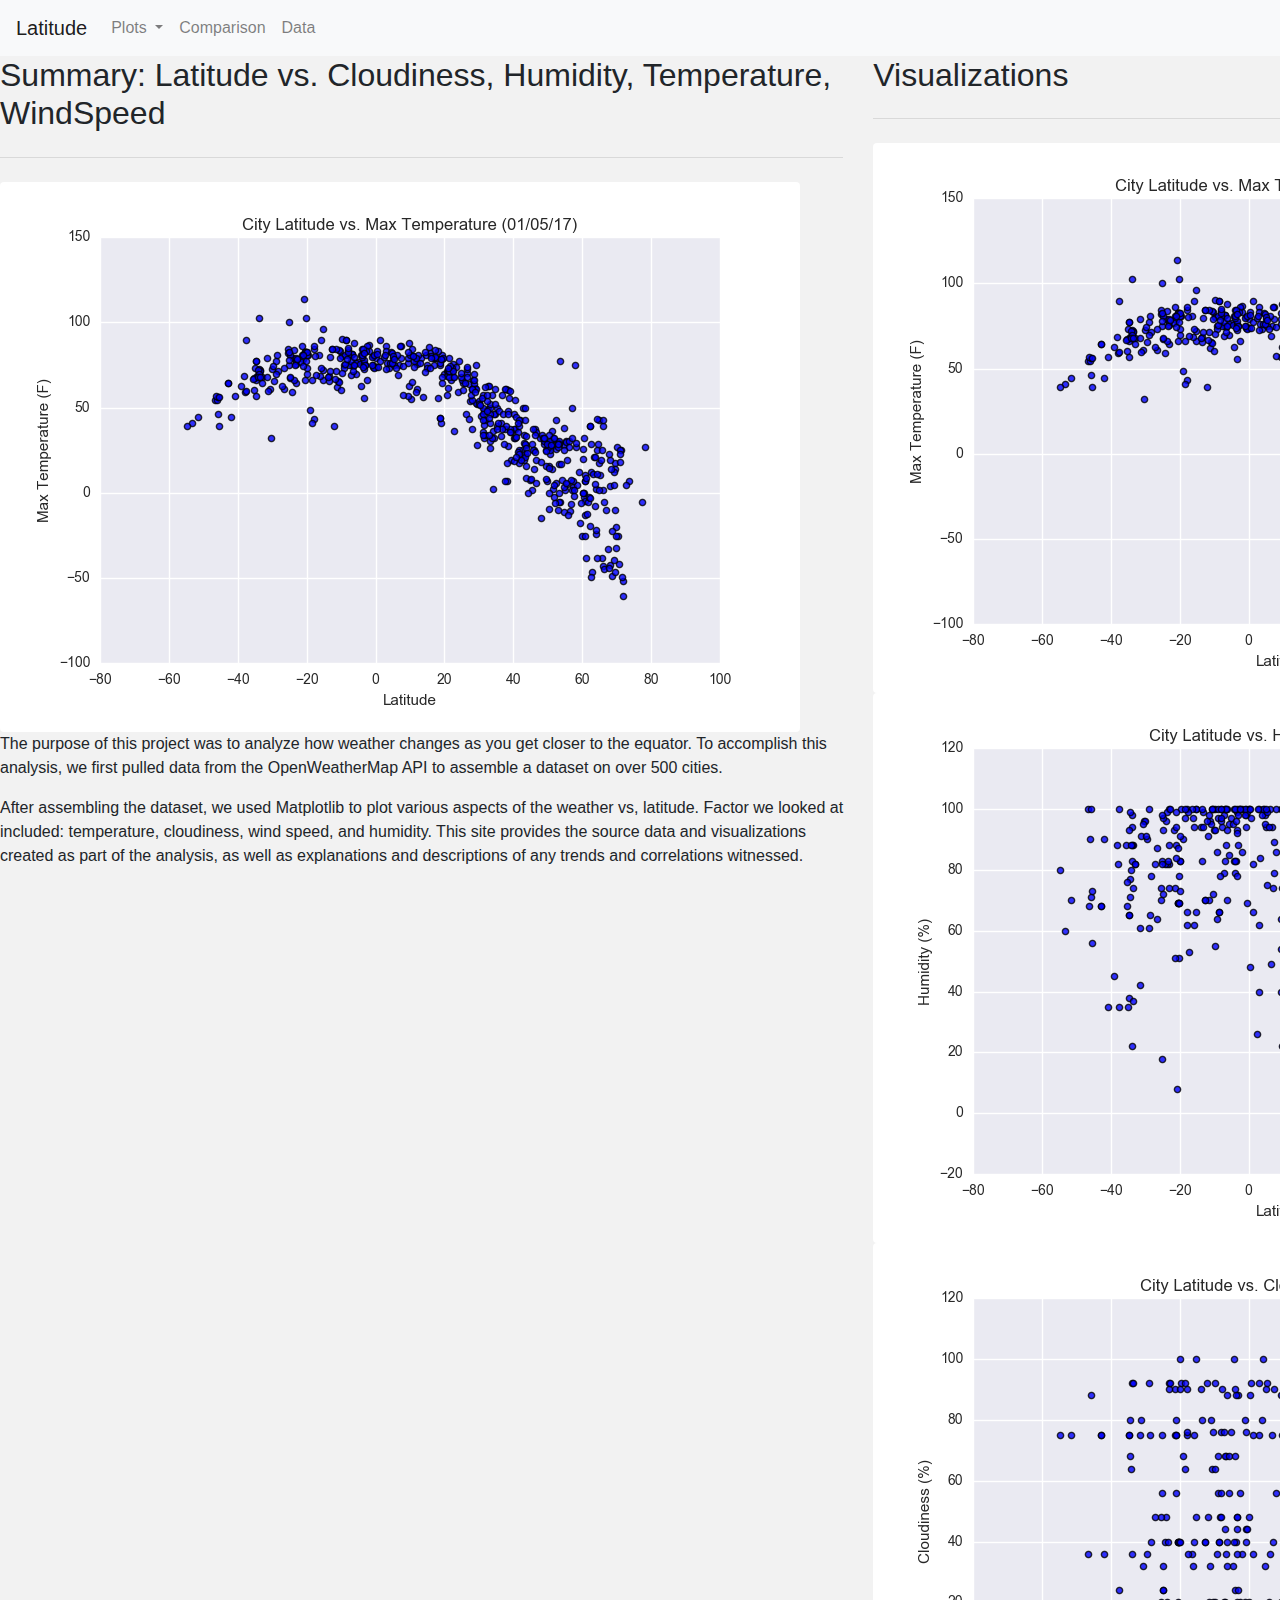
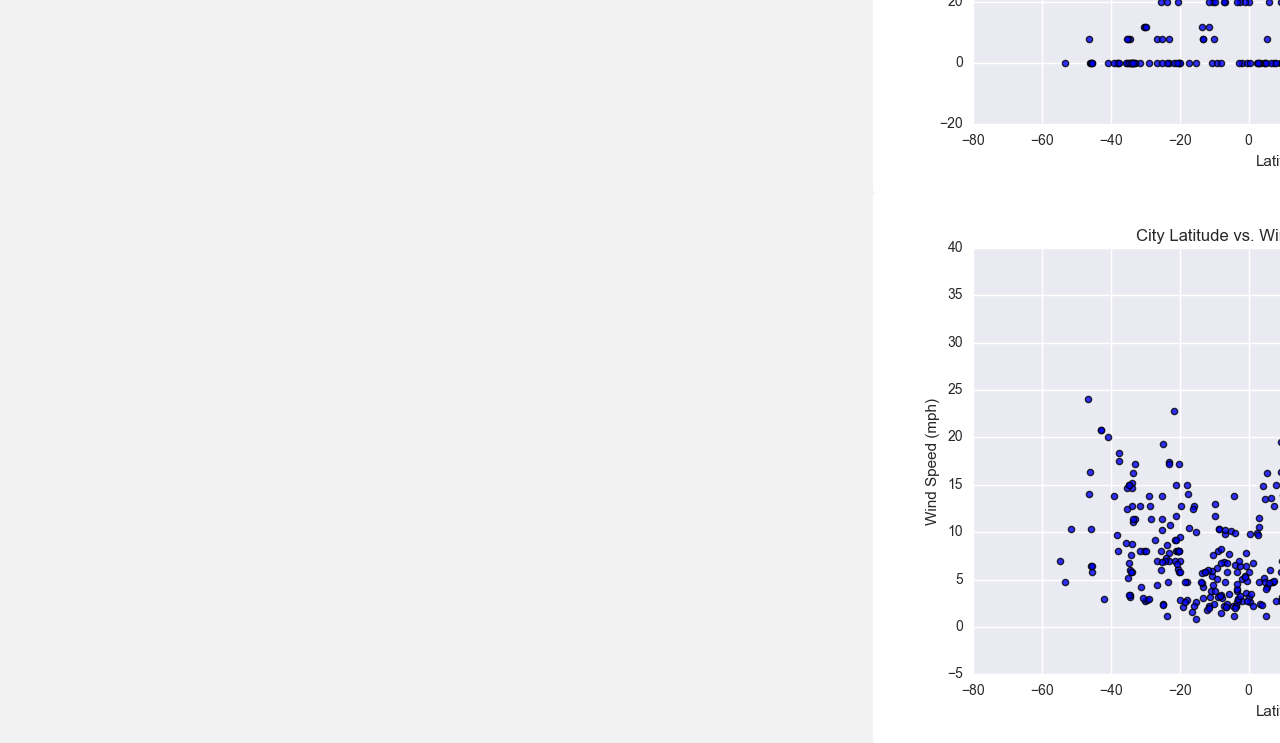
<file: index.html>
<!DOCTYPE html>
<html lang="en">

<head>
    <meta charset="UTF-8">
    <title>Weather Landing page</title>
    <link rel="stylesheet" href="https://stackpath.bootstrapcdn.com/bootstrap/4.3.1/css/bootstrap.min.css"
        integrity="sha384-ggOyR0iXCbMQv3Xipma34MD+dH/1fQ784/j6cY/iJTQUOhcWr7x9JvoRxT2MZw1T" crossorigin="anonymous">

    <script src="https://code.jquery.com/jquery-3.3.1.slim.min.js"
        integrity="sha384-q8i/X+965DzO0rT7abK41JStQIAqVgRVzpbzo5smXKp4YfRvH+8abtTE1Pi6jizo"
        crossorigin="anonymous"></script>
    <script src="https://cdnjs.cloudflare.com/ajax/libs/popper.js/1.14.7/umd/popper.min.js"
        integrity="sha384-UO2eT0CpHqdSJQ6hJty5KVphtPhzWj9WO1clHTMGa3JDZwrnQq4sF86dIHNDz0W1"
        crossorigin="anonymous"></script>
    <script src="https://stackpath.bootstrapcdn.com/bootstrap/4.3.1/js/bootstrap.min.js"
        integrity="sha384-JjSmVgyd0p3pXB1rRibZUAYoIIy6OrQ6VrjIEaFf/nJGzIxFDsf4x0xIM+B07jRM"
        crossorigin="anonymous"></script>

    <link rel="stylesheet" href="style.css">
</head>

<body>
    <nav class="navbar navbar-expand-lg navbar-light bg-light">
        <a class="navbar-brand" href="#">Latitude</a>
        <button class="navbar-toggler" type="button" data-toggle="collapse" data-target="#navbarSupportedContent"
            aria-controls="navbarSupportedContent" aria-expanded="false" aria-label="Toggle navigation">
            <span class="navbar-toggler-icon"></span>
        </button>

        <div class="collapse navbar-collapse" id="navbarSupportedContent">
            <ul class="navbar-nav mr-auto">
                <li class="nav-item dropdown">
                    <a class="nav-link dropdown-toggle" href="#" id="navbarDropdown" role="button"
                        data-toggle="dropdown" aria-haspopup="true" aria-expanded="false">
                        Plots
                    </a>
                    <div class="dropdown-menu" aria-labelledby="navbarDropdown">
                        <a class="dropdown-item" href="plot_lat vs temp.html">Temperature vs Latitude</a>
                        <a class="dropdown-item" href="plot_lat vs humidity.html">Humidity vs. Latitude</a>
                        <a class="dropdown-item active" href="plot_lat vs cloud.html">Cloudiness vs. Latitude</a>
                        <a class="dropdown-item" href="plot_lat vs windspeed.html">Wind Speed vs. Latitude</a>
                    </div>
                </li>
                <li class="nav-item">
                    <a class="nav-link" href="Comparison.html">Comparison</a>
                </li>
                <li class="nav-item">
                    <a class="nav-link" href="Data.html">Data</a>
                </li>
            </ul>
        </div>
    </nav>
    <div class="row content">
        <div class="col-sm-12 col-md-8 col-lg-8">
            <h2 class="text-left">Summary: Latitude vs. Cloudiness, Humidity, Temperature, WindSpeed</h2>
            <hr class="my-4">
            <img src="Resources/assets/images/Fig1.png" alt="Latitude vs Temperature" class="rounded main-image">
            <p>The purpose of this project was to analyze how weather changes as you get closer to the equator. To
                accomplish this analysis, we first pulled data from the OpenWeatherMap API to assemble a dataset on over
                500 cities.</p>
            <p>After assembling the dataset, we used Matplotlib to plot various aspects of the weather vs, latitude.
                Factor we looked at included: temperature, cloudiness, wind speed, and humidity. This site provides the
                source data and visualizations created as part of the analysis, as well as explanations and descriptions
                of any trends and correlations witnessed.</p>
        </div>
        <div class="col-sm-12 col-md-4 col-lg-4">
            <h2 class="text-left">Visualizations</h2>
            <hr class="my-4">
            <a href="plot_lat vs temp.html">
                <img src="Resources/assets/images/Fig1.png" class="rounded float-left thumbnail"
                    alt="Latitude vs Temperature">
            </a>
            <a href="plot_lat vs humidity.html">
                <img src="Resources/assets/images/Fig2.png" class="rounded float right thumbnail"
                    alt="Latitude vs Humidity">
            </a>
            <a href="plot_lat vs cloud.html">
                <img src="Resources/assets/images/Fig3.png" class="rounded float-left  thumbnail"
                    alt="Latitude vs Temperature">
            </a>
            <a href="plot_lat vs windspeed.html">
                <img src="Resources/assets/images/Fig4.png" class="rounded float right  thumbnail"
                    alt="Latitude vs Humidity">
            </a>
        </div>
    </div>
</body>
</file>
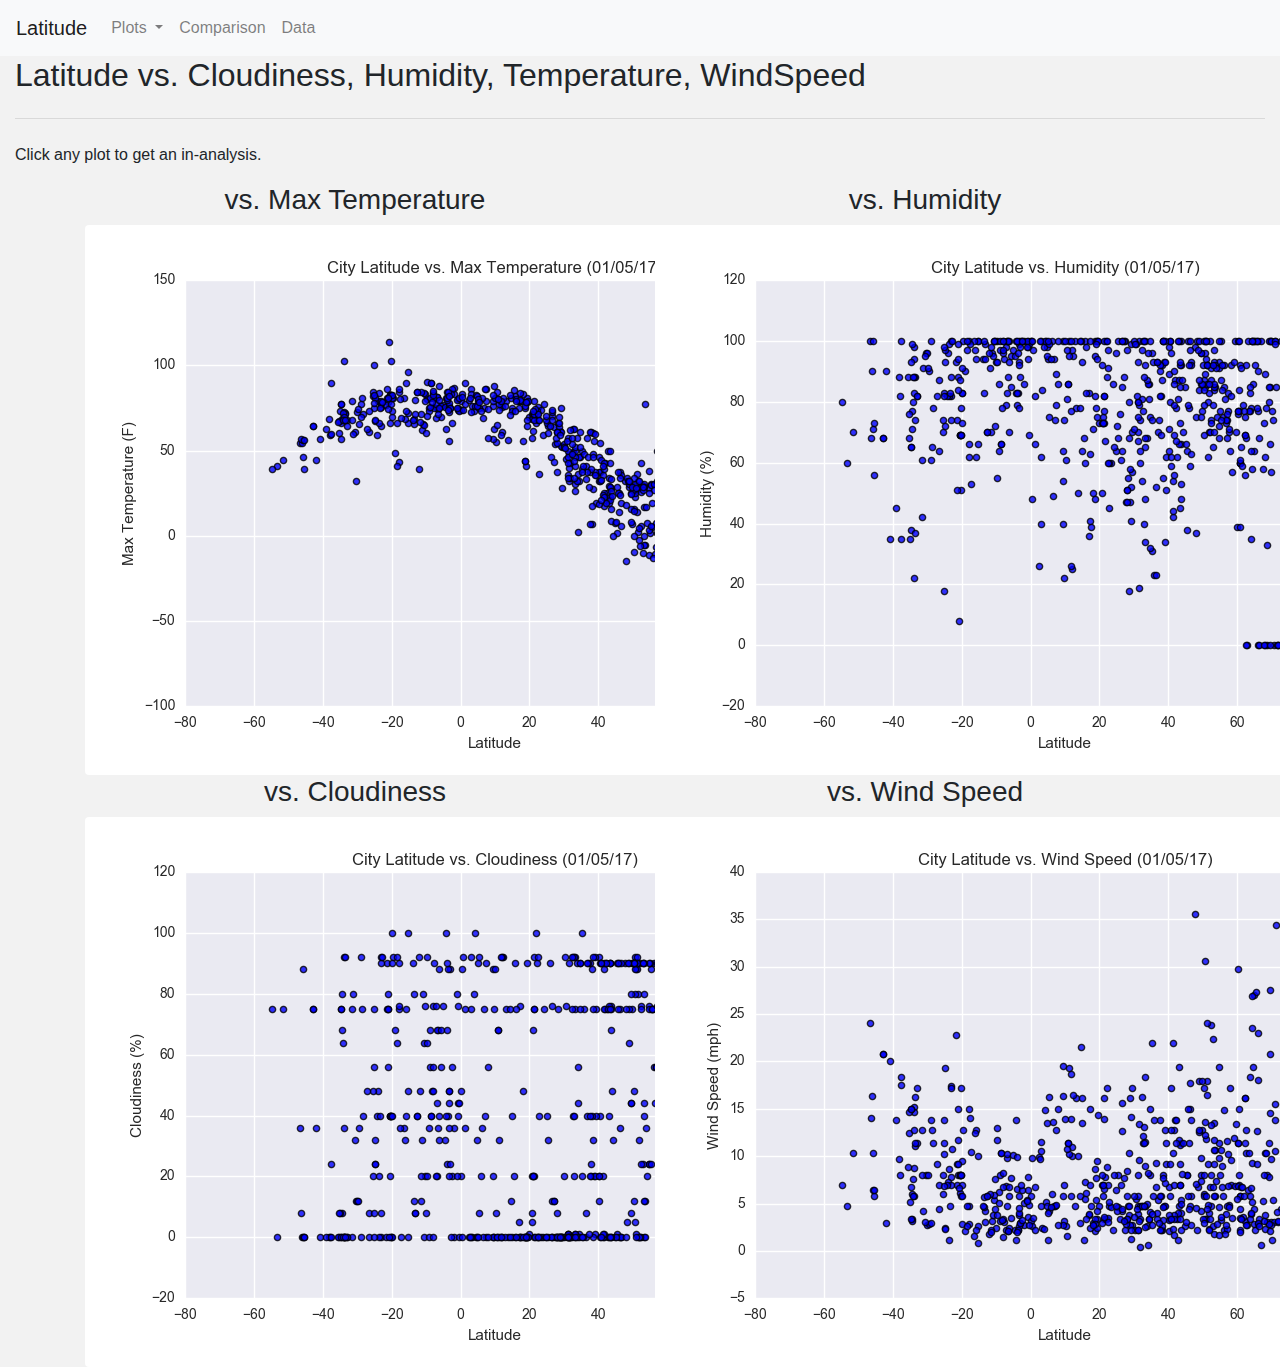
<file: Comparisons.html>
<!DOCTYPE html>
<html lang="en">

<head>
    <meta charset="UTF-8">
    <title>Comparison page</title>
    <link rel="stylesheet" href="https://stackpath.bootstrapcdn.com/bootstrap/4.3.1/css/bootstrap.min.css"
        integrity="sha384-ggOyR0iXCbMQv3Xipma34MD+dH/1fQ784/j6cY/iJTQUOhcWr7x9JvoRxT2MZw1T" crossorigin="anonymous">

    <script src="https://code.jquery.com/jquery-3.3.1.slim.min.js"
        integrity="sha384-q8i/X+965DzO0rT7abK41JStQIAqVgRVzpbzo5smXKp4YfRvH+8abtTE1Pi6jizo"
        crossorigin="anonymous"></script>
    <script src="https://cdnjs.cloudflare.com/ajax/libs/popper.js/1.14.7/umd/popper.min.js"
        integrity="sha384-UO2eT0CpHqdSJQ6hJty5KVphtPhzWj9WO1clHTMGa3JDZwrnQq4sF86dIHNDz0W1"
        crossorigin="anonymous"></script>
    <script src="https://stackpath.bootstrapcdn.com/bootstrap/4.3.1/js/bootstrap.min.js"
        integrity="sha384-JjSmVgyd0p3pXB1rRibZUAYoIIy6OrQ6VrjIEaFf/nJGzIxFDsf4x0xIM+B07jRM"
        crossorigin="anonymous"></script>

    <link rel="stylesheet" href="style.css">
</head>

<body>
    <nav class="navbar navbar-expand-lg navbar-light bg-light">
        <a class="navbar-brand" href="index.html">Latitude</a>
        <button class="navbar-toggler" type="button" data-toggle="collapse" data-target="#navbarSupportedContent"
            aria-controls="navbarSupportedContent" aria-expanded="false" aria-label="Toggle navigation">
            <span class="navbar-toggler-icon"></span>
        </button>

        <div class="collapse navbar-collapse" id="navbarSupportedContent">
            <ul class="navbar-nav mr-auto">
                <li class="nav-item dropdown">
                    <a class="nav-link dropdown-toggle" href="#" id="navbarDropdown" role="button"
                        data-toggle="dropdown" aria-haspopup="true" aria-expanded="false">
                        Plots
                    </a>
                    <div class="dropdown-menu" aria-labelledby="navbarDropdown">
                        <a class="dropdown-item" href="plot_lat vs temp.html">Temperature vs Latitude</a>
                        <a class="dropdown-item" href="plot_lat vs humidity.html">Humidity vs. Latitude</a>
                        <a class="dropdown-item active" href="plot_lat vs cloud.html">Cloudiness vs. Latitude</a>
                        <a class="dropdown-item" href="plot_lat vs windspeed.html">Wind Speed vs. Latitude</a>
                    </div>
                </li>
                <li class="nav-item">
                    <a class="nav-link" href="#">Comparison<span class="sr-only">(current)</span></a>
                </li>
                <li class="nav-item">
                    <a class="nav-link" href="Data.html">Data</a>
                </li>
            </ul>
        </div>
    </nav>
    <div class="content">
        <div class="col-sm-12 col-md-12">
            <h2 class="text-left">Latitude vs. Cloudiness, Humidity, Temperature, WindSpeed</h2>
            <hr class="my-4">
            <p>Click any plot to get an in-analysis.</p>
            <div class="container">
                <div class="row imagetiles">
                    <div class="col-lg-6 col-sm-12">
                        <h3 class="text-center">vs. Max Temperature</h3>
                        <a href="plot_lat vs temp.html">
                            <img src="Resources/assets/images/Fig1.png" class="rounded float-left thumbnail"
                                alt="Latitude vs Temperature">
                        </a>
                    </div>
                    <div class="col-lg-6  col-sm-12">
                        <h3 class="text-center">vs. Humidity</h3>
                        <a href="plot_lat vs humidity.html">
                            <img src="Resources/assets/images/Fig2.png" class="rounded float right thumbnail"
                                alt="Latitude vs Humidity">
                        </a>
                    </div>
                    <div class="col-lg-6 col-sm-12">
                        <h3 class="text-center">vs. Cloudiness</h3>
                        <a href="plot_lat vs cloud.html">
                            <img src="Resources/assets/images/Fig3.png" class="rounded float-left  thumbnail"
                                alt="Latitude vs Temperature">
                        </a>
                    </div>
                    <div class="col-lg-6 col-sm-12">
                        <h3 class="text-center">vs. Wind Speed</h3>
                        <a href="plot_lat vs windspeed.html">
                            <img src="Resources/assets/images/Fig4.png" class="rounded float right  thumbnail"
                                alt="Latitude vs Humidity">
                        </a>
                    </div>
                </div>
            </div>
        </div>
    </div>
</body>
</file>
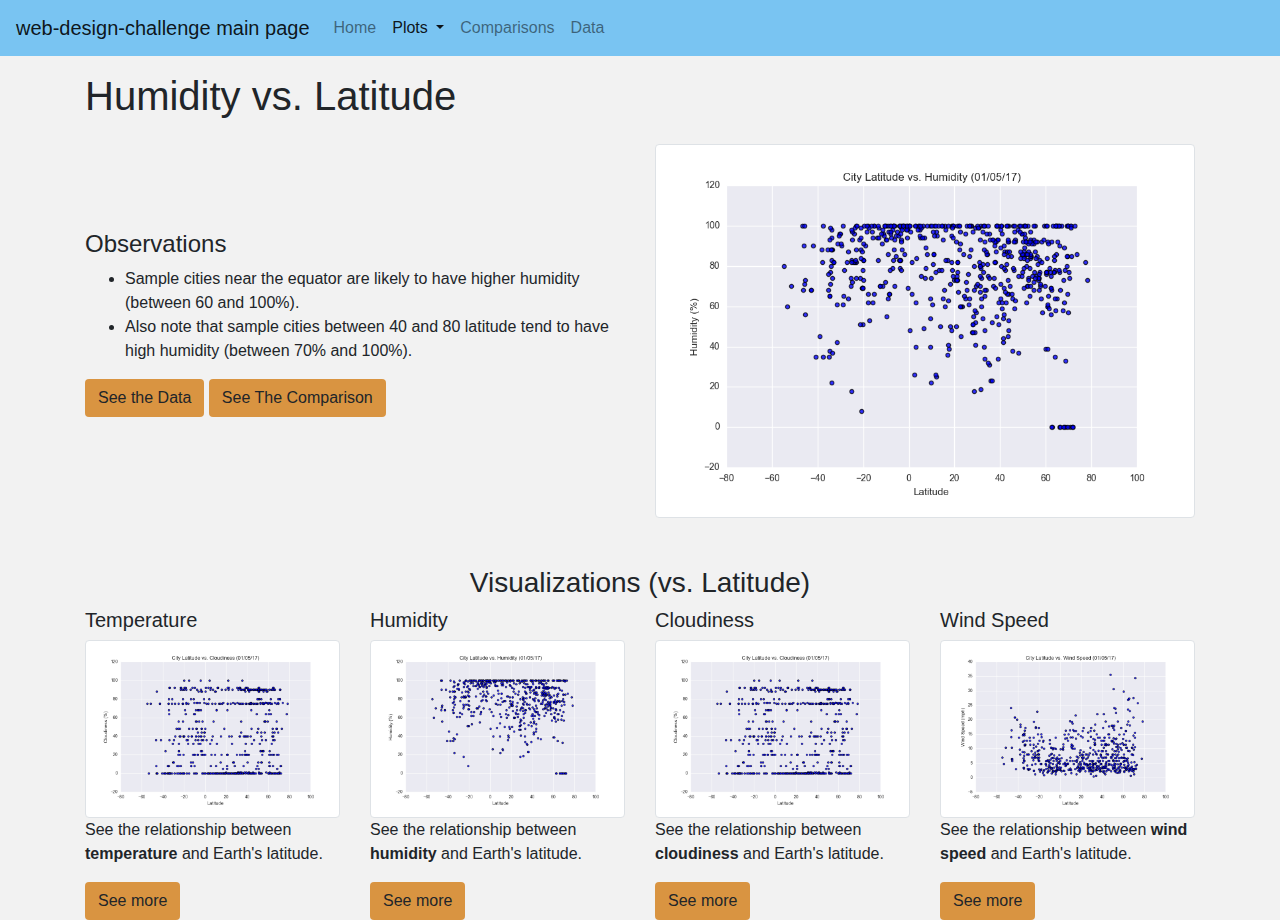
<file: plot_lat vs humidity.html>
<!DOCTYPE html>
<html lang="en">

<head>
    <meta charset="UTF-8">
    <title>Cloudiness vs Latitude </title>
    <link rel="stylesheet" href="https://stackpath.bootstrapcdn.com/bootstrap/4.3.1/css/bootstrap.min.css"
        integrity="sha384-ggOyR0iXCbMQv3Xipma34MD+dH/1fQ784/j6cY/iJTQUOhcWr7x9JvoRxT2MZw1T" crossorigin="anonymous">

    <script src="https://code.jquery.com/jquery-3.3.1.slim.min.js"
        integrity="sha384-q8i/X+965DzO0rT7abK41JStQIAqVgRVzpbzo5smXKp4YfRvH+8abtTE1Pi6jizo"
        crossorigin="anonymous"></script>
    <script src="https://cdnjs.cloudflare.com/ajax/libs/popper.js/1.14.7/umd/popper.min.js"
        integrity="sha384-UO2eT0CpHqdSJQ6hJty5KVphtPhzWj9WO1clHTMGa3JDZwrnQq4sF86dIHNDz0W1"
        crossorigin="anonymous"></script>
    <script src="https://stackpath.bootstrapcdn.com/bootstrap/4.3.1/js/bootstrap.min.js"
        integrity="sha384-JjSmVgyd0p3pXB1rRibZUAYoIIy6OrQ6VrjIEaFf/nJGzIxFDsf4x0xIM+B07jRM"
        crossorigin="anonymous"></script>

    <link rel="stylesheet" href="style.css">
</head>

<body>
    <!-- Navigation Bar -->
    <nav class="navbar navbar-expand-lg navbar-light">

        <a class="navbar-brand" href="index.html"> web-design-challenge main page </a>

        <button class="navbar-toggler" type="button" data-toggle="collapse" data-target="#navbarSupportedContent"
            aria-controls="navbarSupportedContent" aria-expanded="false" aria-label="Toggle navigation">
            <span class="navbar-toggler-icon"></span>
        </button>

        <!-- * Contains a dropdown on the right of the navbar named "Plots" which provides links to each individual visualization page. -->
        <div class="collapse navbar-collapse" id="navbarSupportedContent">
            <ul class="navbar-nav mr-auto">

                <li class="nav-item">
                    <a class="nav-link" href="index.html">Home <span class="sr-only">(current)</span></a>
                </li>

                <!-- * Contains a dropdown on the right of the navbar named "Plots" which provides links to each individual visualization page. -->
                <li class="nav-item dropdown active">
                    <a class="nav-link dropdown-toggle" href="#" id="navbarDropdown" role="button"
                        data-toggle="dropdown" aria-haspopup="true" aria-expanded="false">
                        Plots
                    </a>
                    <div class="dropdown-menu" aria-labelledby="navbarDropdown">
                        <a class="dropdown-item" href="plot_lat vs temp.html">Temperature vs Latitude</a>
                        <a class="dropdown-item" href="plot_lat vs humidity.html">Humidity vs. Latitude</a>
                        <a class="dropdown-item active" href="plot_lat vs cloud.html">Cloudiness vs. Latitude</a>
                        <a class="dropdown-item" href="plot_lat vs windspeed.html">Wind Speed vs. Latitude</a>
                    </div>
                </li>
                <!-- * Provides two more links on the right: "Comparisons" which links to the comparisons page, and "Data" which links to the data page. -->
                <li class="nav-item">
                    <a class="nav-link" href="comparisons.html">Comparisons</a>
                </li>

                <li class="nav-item">
                    <a class="nav-link" href="data.html">Data</a>
                </li>
            </ul>
        </div>
    </nav>

    <!-- Observation and Visual -->
    <div class="mt-3 container">
        <div class="row">
            <div class="col">
                <h1>Humidity vs. Latitude</h1>
            </div>
        </div>

        <div class="row h-100">

            <div class="col-md-6 my-auto">
                <h4>Observations</h4>
                <ul>
                    <li>Sample cities near the equator are likely to have higher humidity (between 60 and 100%).
                    </li>
                    <li>Also note that sample cities between 40 and 80 latitude tend to have high humidity (between
                        70%
                        and 100%). </li>
                </ul>
                <a class="btn" href="data.html" role="button">See the Data</a>
                <a class="btn" href="comparisons.html" role="button">See The Comparison</a>
            </div>

            <div class="mt-3 col-md-6">
                <img src="Resources/assets/images/Fig2.png" alt="Scatterplot: Humidity and Latitude" class="img-thumbnail">
            </div>
        </div>

    </div>

   <!-- Bottom Navigation -->
    <div class="mt-5 container">
        <h3 class="text-center">Visualizations (vs. Latitude)</h3>
        <div class="row">
            <div class="col-md-3 col-sm-6">
                <div class="caption">
                    <h5>Temperature</h5>
                </div>
                <div class="thumbnail">
                    <a href="plot_lat vs temp.html">
                        <img src="Resources/assets/images/Fig3.png" alt="Scatterplot: Temperature and Latitude"
                            class="img-thumbnail">
                    </a>
                </div>
                <div class="caption">
                    <p>See the relationship between <b>temperature</b> and Earth's latitude.</p>
                    <a href="plot_lat vs temp.html" class="btn " role="button">See more</a>
                </div>
            </div>

            <div class="col-md-3 col-sm-6">
                <div class="caption">
                    <h5>Humidity</h5>
                </div>
                <div class="thumbnail">
                    <a href="plot_lat vs humidity.html">
                        <img src="Resources/assets/images/Fig2.png" alt="Scatterplot: Humidity and Latitude"
                            class="img-thumbnail">
                    </a>
                </div>
                <div class="caption">
                    <p>See the relationship between <b>humidity </b> and Earth's latitude.</p>
                    <a href="plot_lat vs humidity.html" class="btn " role="button">See more</a>
                </div>
            </div>

            <div class="col-md-3 col-sm-6">
                <div class="caption">
                    <h5>Cloudiness</h5>
                </div>
                <div class="thumbnail">
                    <a href="plot_lat vs cloud.html">
                        <img src="Resources/assets/images/Fig3.png" alt="Scatterplot: Cloudiness and Latitude"
                            class="img-thumbnail">
                    </a>
                </div>
                <div class="caption">
                    <p>See the relationship between <b>cloudiness </b> and Earth's latitude.</p>
                    <a href="plot_lat vs cloud.html" class="btn " role="button">See more</a>
                </div>
            </div>

            <div class="col-md-3 col-sm-6">
                <div class="caption">
                    <h5>Wind Speed</h5>
                </div>
                <div class="thumbnail">
                    <a href="plot_lat vs windspeed.html">
                        <img src="Resources/assets/images/Fig4.png" alt="Scatterplot: Wind Speed and Latitude"
                            class="img-thumbnail">
                    </a>
                </div>
                <div class="caption">
                    <p>See the relationship between <b>wind speed </b> and Earth's latitude.</p>
                    <a href="plot_lat vs windspeed.html" class="btn " role="button">See more</a>
                </div>
            </div>

        </div>
    </div>

</body>

</html>
</file>
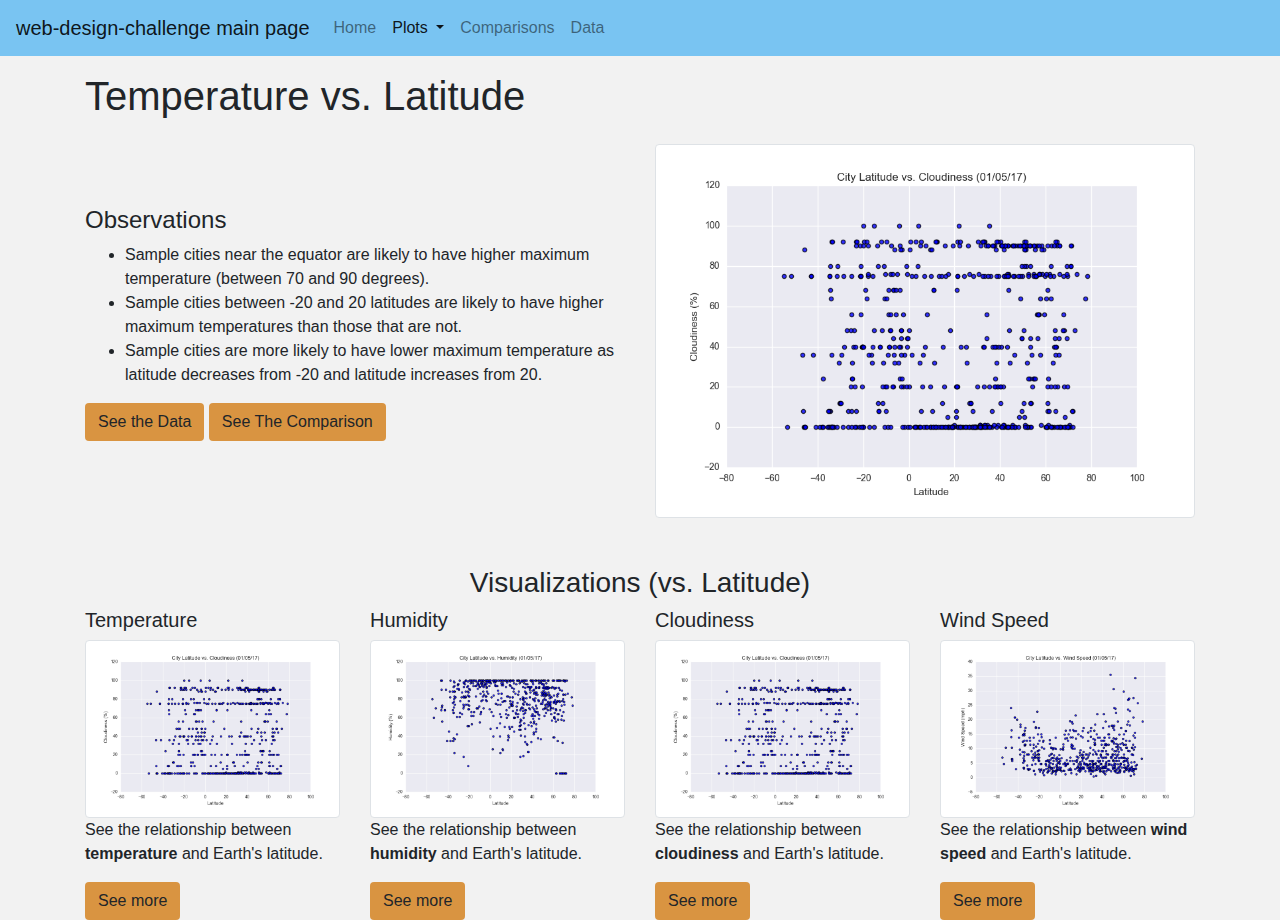
<file: plot_lat vs temp.html>
<!DOCTYPE html>
<html lang="en">

<head>
    <meta charset="UTF-8">
    <title>Cloudiness vs Latitude </title>
    <link rel="stylesheet" href="https://stackpath.bootstrapcdn.com/bootstrap/4.3.1/css/bootstrap.min.css"
        integrity="sha384-ggOyR0iXCbMQv3Xipma34MD+dH/1fQ784/j6cY/iJTQUOhcWr7x9JvoRxT2MZw1T" crossorigin="anonymous">

    <script src="https://code.jquery.com/jquery-3.3.1.slim.min.js"
        integrity="sha384-q8i/X+965DzO0rT7abK41JStQIAqVgRVzpbzo5smXKp4YfRvH+8abtTE1Pi6jizo"
        crossorigin="anonymous"></script>
    <script src="https://cdnjs.cloudflare.com/ajax/libs/popper.js/1.14.7/umd/popper.min.js"
        integrity="sha384-UO2eT0CpHqdSJQ6hJty5KVphtPhzWj9WO1clHTMGa3JDZwrnQq4sF86dIHNDz0W1"
        crossorigin="anonymous"></script>
    <script src="https://stackpath.bootstrapcdn.com/bootstrap/4.3.1/js/bootstrap.min.js"
        integrity="sha384-JjSmVgyd0p3pXB1rRibZUAYoIIy6OrQ6VrjIEaFf/nJGzIxFDsf4x0xIM+B07jRM"
        crossorigin="anonymous"></script>

    <link rel="stylesheet" href="style.css">
</head>

<body>
    <!-- Navigation Bar -->
    <nav class="navbar navbar-expand-lg navbar-light">

        <a class="navbar-brand" href="index.html"> web-design-challenge main page </a>

        <button class="navbar-toggler" type="button" data-toggle="collapse" data-target="#navbarSupportedContent"
            aria-controls="navbarSupportedContent" aria-expanded="false" aria-label="Toggle navigation">
            <span class="navbar-toggler-icon"></span>
        </button>

        <!-- * Contains a dropdown on the right of the navbar named "Plots" which provides links to each individual visualization page. -->
        <div class="collapse navbar-collapse" id="navbarSupportedContent">
            <ul class="navbar-nav mr-auto">

                <li class="nav-item">
                    <a class="nav-link" href="index.html">Home <span class="sr-only">(current)</span></a>
                </li>

                <!-- * Contains a dropdown on the right of the navbar named "Plots" which provides links to each individual visualization page. -->
                <li class="nav-item dropdown active">
                    <a class="nav-link dropdown-toggle" href="#" id="navbarDropdown" role="button"
                        data-toggle="dropdown" aria-haspopup="true" aria-expanded="false">
                        Plots
                    </a>
                    <div class="dropdown-menu" aria-labelledby="navbarDropdown">
                        <a class="dropdown-item" href="plot_lat vs temp.html">Temperature vs Latitude</a>
                        <a class="dropdown-item" href="plot_lat vs humidity.html">Humidity vs. Latitude</a>
                        <a class="dropdown-item active" href="plot_lat vs cloud.html">Cloudiness vs. Latitude</a>
                        <a class="dropdown-item" href="plot_lat vs windspeed.html">Wind Speed vs. Latitude</a>
                    </div>
                </li>
                <!-- * Provides two more links on the right: "Comparisons" which links to the comparisons page, and "Data" which links to the data page. -->
                <li class="nav-item">
                    <a class="nav-link" href="Comparisons.html">Comparisons</a>
                </li>

                <li class="nav-item">
                    <a class="nav-link" href="data.html">Data</a>
                </li>
            </ul>
        </div>
    </nav>
    <!-- Observation and Visual -->
    <div class="mt-3 container">
        <div class="row">
            <div class="col">
                <h1>Temperature vs. Latitude</h1>
            </div>
        </div>

        <div class="row h-100">

            <div class="col-md-6 my-auto">
                <h4>Observations</h4>
                <ul>
                    <li>Sample cities near the equator are likely to have higher maximum temperature (between 70 and 90
                        degrees). </li>
                    <li>Sample cities between -20 and 20 latitudes are likely to have higher maximum temperatures than
                        those that are not. </li>
                    <li>Sample cities are more likely to have lower maximum temperature as latitude decreases from -20
                        and latitude increases from 20. </li>
                </ul>
                <a class="btn" href="data.html" role="button">See the Data</a>
                <a class="btn" href="comparisons.html" role="button">See The Comparison</a>
            </div>

            <div class="mt-3 col-md-6">
                <img src="Resources/assets/images/Fig3.png" alt="Scatterplot: Temperature and Latitude" class="img-thumbnail">
            </div>
        </div>

    </div>

    <!-- Bottom Navigation -->
    <div class="mt-5 container">
        <h3 class="text-center">Visualizations (vs. Latitude)</h3>
        <div class="row">
            <div class="col-md-3 col-sm-6">
                <div class="caption">
                    <h5>Temperature</h5>
                </div>
                <div class="thumbnail">
                    <a href="plot_lat vs temp.html">
                        <img src="Resources/assets/images/Fig3.png" alt="Scatterplot: Temperature and Latitude"
                            class="img-thumbnail">
                    </a>
                </div>
                <div class="caption">
                    <p>See the relationship between <b>temperature</b> and Earth's latitude.</p>
                    <a href="plot_lat vs temp.html" class="btn " role="button">See more</a>
                </div>
            </div>

            <div class="col-md-3 col-sm-6">
                <div class="caption">
                    <h5>Humidity</h5>
                </div>
                <div class="thumbnail">
                    <a href="plot_lat vs humidity.html">
                        <img src="Resources/assets/images/Fig2.png" alt="Scatterplot: Humidity and Latitude"
                            class="img-thumbnail">
                    </a>
                </div>
                <div class="caption">
                    <p>See the relationship between <b>humidity </b> and Earth's latitude.</p>
                    <a href="plot_lat vs humidity.html" class="btn " role="button">See more</a>
                </div>
            </div>

            <div class="col-md-3 col-sm-6">
                <div class="caption">
                    <h5>Cloudiness</h5>
                </div>
                <div class="thumbnail">
                    <a href="plot_lat vs cloud.html">
                        <img src="Resources/assets/images/Fig3.png" alt="Scatterplot: Cloudiness and Latitude"
                            class="img-thumbnail">
                    </a>
                </div>
                <div class="caption">
                    <p>See the relationship between <b>cloudiness </b> and Earth's latitude.</p>
                    <a href="plot_lat vs cloud.html" class="btn " role="button">See more</a>
                </div>
            </div>

            <div class="col-md-3 col-sm-6">
                <div class="caption">
                    <h5>Wind Speed</h5>
                </div>
                <div class="thumbnail">
                    <a href="plot_lat vs windspeed.html">
                        <img src="Resources/assets/images/Fig4.png" alt="Scatterplot: Wind Speed and Latitude"
                            class="img-thumbnail">
                    </a>
                </div>
                <div class="caption">
                    <p>See the relationship between <b>wind speed </b> and Earth's latitude.</p>
                    <a href="plot_lat vs windspeed.html" class="btn " role="button">See more</a>
                </div>
            </div>

        </div>
    </div>

</body>

</html>
</file>
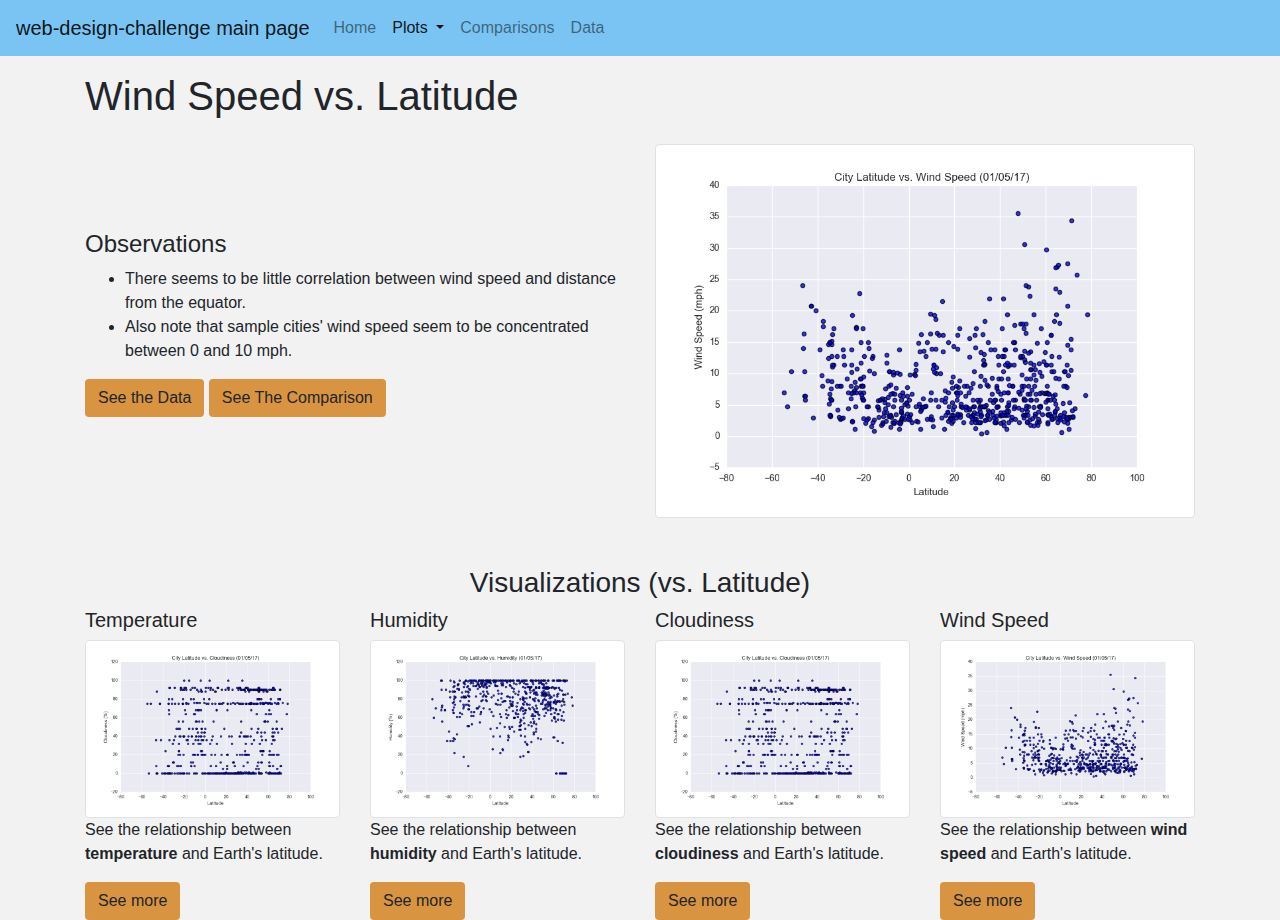
<file: plot_lat vs windspeed.html>
<!DOCTYPE html>
<html lang="en">

<head>
    <meta charset="UTF-8">
    <title>Cloudiness vs Latitude </title>
    <link rel="stylesheet" href="https://stackpath.bootstrapcdn.com/bootstrap/4.3.1/css/bootstrap.min.css"
        integrity="sha384-ggOyR0iXCbMQv3Xipma34MD+dH/1fQ784/j6cY/iJTQUOhcWr7x9JvoRxT2MZw1T" crossorigin="anonymous">

    <script src="https://code.jquery.com/jquery-3.3.1.slim.min.js"
        integrity="sha384-q8i/X+965DzO0rT7abK41JStQIAqVgRVzpbzo5smXKp4YfRvH+8abtTE1Pi6jizo"
        crossorigin="anonymous"></script>
    <script src="https://cdnjs.cloudflare.com/ajax/libs/popper.js/1.14.7/umd/popper.min.js"
        integrity="sha384-UO2eT0CpHqdSJQ6hJty5KVphtPhzWj9WO1clHTMGa3JDZwrnQq4sF86dIHNDz0W1"
        crossorigin="anonymous"></script>
    <script src="https://stackpath.bootstrapcdn.com/bootstrap/4.3.1/js/bootstrap.min.js"
        integrity="sha384-JjSmVgyd0p3pXB1rRibZUAYoIIy6OrQ6VrjIEaFf/nJGzIxFDsf4x0xIM+B07jRM"
        crossorigin="anonymous"></script>

    <link rel="stylesheet" href="style.css">
</head>

<body>
    <!-- Navigation Bar -->
    <nav class="navbar navbar-expand-lg navbar-light">

        <a class="navbar-brand" href="index.html"> web-design-challenge main page </a>

        <button class="navbar-toggler" type="button" data-toggle="collapse" data-target="#navbarSupportedContent"
            aria-controls="navbarSupportedContent" aria-expanded="false" aria-label="Toggle navigation">
            <span class="navbar-toggler-icon"></span>
        </button>

        <!-- * Contains a dropdown on the right of the navbar named "Plots" which provides links to each individual visualization page. -->
        <div class="collapse navbar-collapse" id="navbarSupportedContent">
            <ul class="navbar-nav mr-auto">

                <li class="nav-item">
                    <a class="nav-link" href="index.html">Home <span class="sr-only">(current)</span></a>
                </li>

                <!-- * Contains a dropdown on the right of the navbar named "Plots" which provides links to each individual visualization page. -->
                <li class="nav-item dropdown active">
                    <a class="nav-link dropdown-toggle" href="#" id="navbarDropdown" role="button"
                        data-toggle="dropdown" aria-haspopup="true" aria-expanded="false">
                        Plots
                    </a>
                    <div class="dropdown-menu" aria-labelledby="navbarDropdown">
                        <a class="dropdown-item" href="plot_lat vs temp.html">Temperature vs Latitude</a>
                        <a class="dropdown-item" href="plot_lat vs humidity.html">Humidity vs. Latitude</a>
                        <a class="dropdown-item active" href="plot_lat vs cloud.html">Cloudiness vs. Latitude</a>
                        <a class="dropdown-item" href="plot_lat vs windspeed.html">Wind Speed vs. Latitude</a>
                    </div>
                </li>
                <!-- * Provides two more links on the right: "Comparisons" which links to the comparisons page, and "Data" which links to the data page. -->
                <li class="nav-item">
                    <a class="nav-link" href="Comparisons.html">Comparisons</a>
                </li>

                <li class="nav-item">
                    <a class="nav-link" href="data.html">Data</a>
                </li>
            </ul>
        </div>
    </nav>

    <div class="mt-3 container">
        <div class="row">
            <div class="col">
                <h1>Wind Speed vs. Latitude</h1>
            </div>
        </div>

        <div class="row h-100">

            <div class="col-md-6 my-auto">
                <h4>Observations</h4>
                <ul>
                    <li>There seems to be little correlation between wind speed and distance from the equator. </li>
                    <li>Also note that sample cities' wind speed seem to be concentrated between 0 and 10 mph. </li>
                </ul>
                <a class="btn" href="data.html" role="button">See the Data</a>
                <a class="btn" href="comparisons.html" role="button">See The Comparison</a>
            </div>

            <div class="mt-3 col-md-6">
                <img src="Resources/assets/images/Fig4.png" alt="Scatterplot: Wind Speed and Latitude"
                    class="img-thumbnail">
            </div>
        </div>

    </div>

   <!-- Bottom Navigation -->
    <div class="mt-5 container">
        <h3 class="text-center">Visualizations (vs. Latitude)</h3>
        <div class="row">
            <div class="col-md-3 col-sm-6">
                <div class="caption">
                    <h5>Temperature</h5>
                </div>
                <div class="thumbnail">
                    <a href="plot_lat vs temp.html">
                        <img src="Resources/assets/images/Fig3.png" alt="Scatterplot: Temperature and Latitude"
                            class="img-thumbnail">
                    </a>
                </div>
                <div class="caption">
                    <p>See the relationship between <b>temperature</b> and Earth's latitude.</p>
                    <a href="plot_lat vs temp.html" class="btn " role="button">See more</a>
                </div>
            </div>

            <div class="col-md-3 col-sm-6">
                <div class="caption">
                    <h5>Humidity</h5>
                </div>
                <div class="thumbnail">
                    <a href="plot_lat vs humidity.html">
                        <img src="Resources/assets/images/Fig2.png" alt="Scatterplot: Humidity and Latitude"
                            class="img-thumbnail">
                    </a>
                </div>
                <div class="caption">
                    <p>See the relationship between <b>humidity </b> and Earth's latitude.</p>
                    <a href="plot_lat vs humidity.html" class="btn " role="button">See more</a>
                </div>
            </div>

            <div class="col-md-3 col-sm-6">
                <div class="caption">
                    <h5>Cloudiness</h5>
                </div>
                <div class="thumbnail">
                    <a href="plot_lat vs cloud.html">
                        <img src="Resources/assets/images/Fig3.png" alt="Scatterplot: Cloudiness and Latitude"
                            class="img-thumbnail">
                    </a>
                </div>
                <div class="caption">
                    <p>See the relationship between <b>cloudiness </b> and Earth's latitude.</p>
                    <a href="plot_lat vs cloud.html" class="btn " role="button">See more</a>
                </div>
            </div>

            <div class="col-md-3 col-sm-6">
                <div class="caption">
                    <h5>Wind Speed</h5>
                </div>
                <div class="thumbnail">
                    <a href="plot_lat vs windspeed.html">
                        <img src="Resources/assets/images/Fig4.png" alt="Scatterplot: Wind Speed and Latitude"
                            class="img-thumbnail">
                    </a>
                </div>
                <div class="caption">
                    <p>See the relationship between <b>wind speed </b> and Earth's latitude.</p>
                    <a href="plot_lat vs windspeed.html" class="btn " role="button">See more</a>
                </div>
            </div>

        </div>
    </div>

</body>

</html>
</file>
<file: style.css>
/* Dark */
.navbar {
    background: #79C4F2;
  }
  
  /* Emphasis */
  .btn {
    background: #D99441;
  }
  .jumbotron{
    background: #F2CB05;
    }
  
  /* Light */
  body {
    background: #F2F2F2;
  }
  
  .table {
    font-size: 90%;
  }
  
  /* Transform! */
  @media (max-width: 990px) {
    /* Dark */
    .navbar {
      background: #A1BF73;
    }
  
    /* Emphasis */
    .jumbotron{
      background: #6A8C37;
      }
  
    .btn {
      background: #BF7D2C;
    }
    
    /* Light */
    .table {
      color:#A0C3D9;
      font-size: 85%;
    }
  
    body {
    background: #59253D;
    color: #A0C3D9;
    font-size: 90%;
    }
</file>
